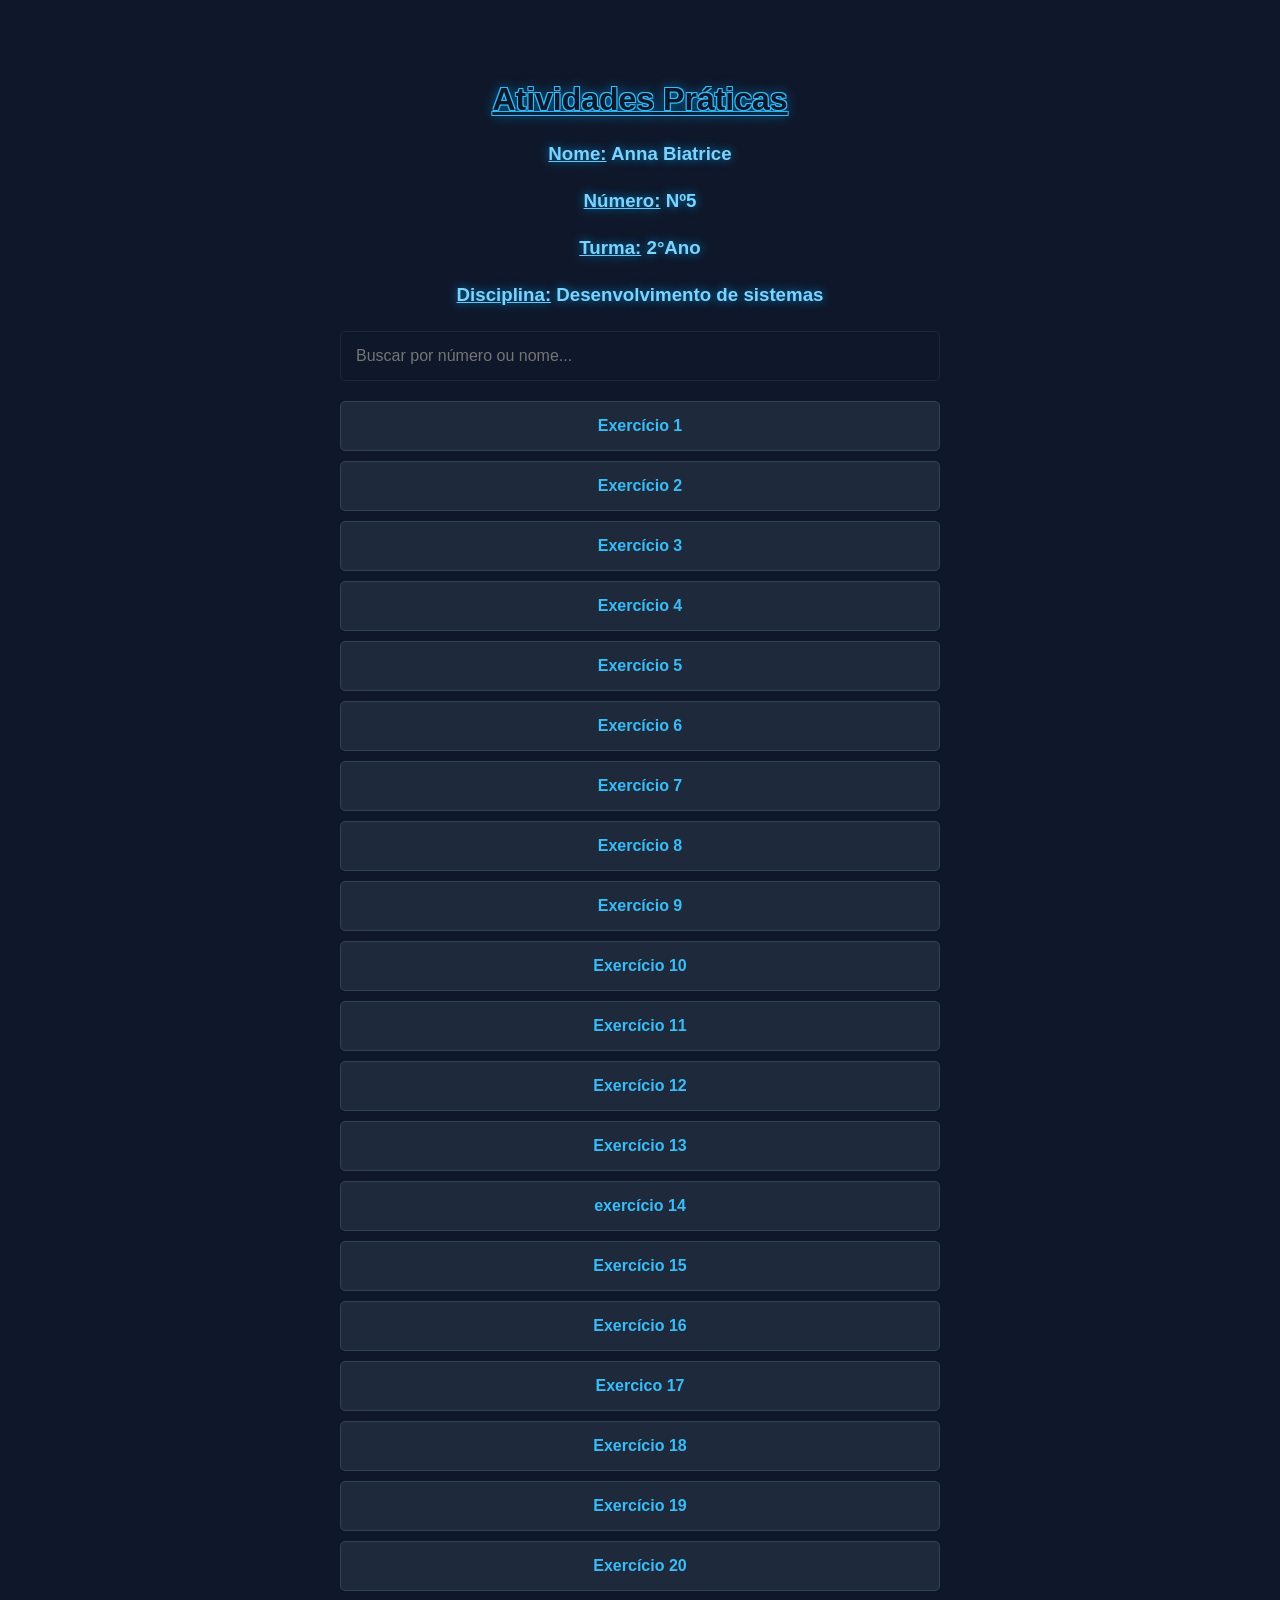
<file: index.html>
<!DOCTYPE html>
<html lang="pt-br">
<head>
    <meta charset="UTF-8">
    <meta name="viewport" content="width=device-width, initial-scale=1.0">
    <title>Menu Exercícios</title>
    <link rel="stylesheet" href="style.css">
</head>
<body>
    <h1>Atividades Práticas</h1>

    <h3><span>Nome:</span> Anna Biatrice </h3><span></span>
      <h3><span>Número:</span> Nº5 </h3><span></span>
    <h3><span>Turma:</span> 2°Ano</h3><span></span>
    <h3><span>Disciplina:</span> Desenvolvimento de sistemas</h3><span></span>
    
    <div class="pesquisa-container">
        <input 
            type="text" 
            id="pesquisaInput" 
            placeholder="Buscar por número ou nome..." 
            oninput="filtrarExercicios()">
    </div>
    
    <ul id="exerciciosList">

        <li><a href="exercicio1">Exercício 1</a></li>
        <li><a href="exercicio2">Exercício 2</a></li>
        <li><a href="exercicio3">Exercício 3</a></li>
        <li><a href="exercicio4">Exercício 4</a></li>
        <li><a href="exercicio5">Exercício 5</a></li>
        <li><a href="exercicio6">Exercício 6</a></li>
        <li><a href="exercicio7">Exercício 7</a></li>
        <li><a href="exercicio8">Exercício 8</a></li>
        <li><a href="exercicio9">Exercício 9</a></li>
        <li><a href="exerccicio10">Exercício 10</a></li>
        <li><a href="exercicio11">Exercício 11</a></li>
        <li><a href="exercicio12">Exercício 12</a></li>
        <li><a href="exercicio13">Exercício 13</a></li>
        <li><a href="exercicio14">exercício 14</a></li>
        <li><a href="exercicio15">Exercício 15</a></li>
        <li><a href="exercicio16">Exercício 16</a></li>
        <li><a href="exercico17">Exercico 17</a></li>
        <li><a href="exercico18">Exercício 18</a></li>
        <li><a href="exercicio19">Exercício 19</a></li>
        <li><a href="exercicio20">Exercício 20</a></li>

    </ul>
    
    <script src="script.js"></script>

</body>
</html>
</file>
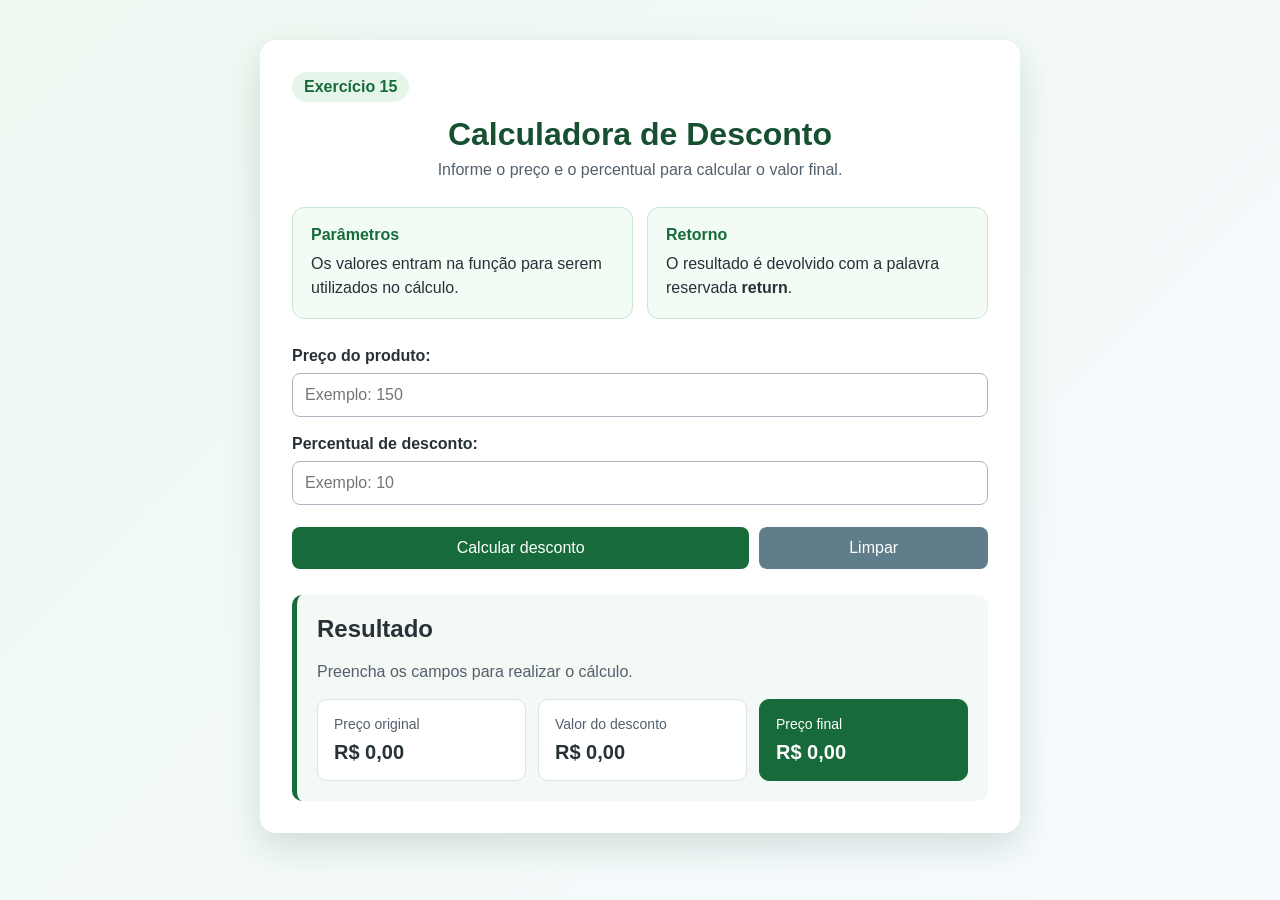
<file: exercicio15/index.html>
<!DOCTYPE html>
<html lang="pt-BR">
<head>
    <meta charset="UTF-8">
    <meta name="viewport" content="width=device-width, initial-scale=1.0">
    <title>Exercício 15 — Calculadora de Desconto</title>
    <link rel="stylesheet" href="style.css">
</head>
<body>
    <main class="container">
        <span class="etiqueta">Exercício 15</span>
        <h1>Calculadora de Desconto</h1>
        <p class="introducao">
            Informe o preço e o percentual para calcular o valor final.
        </p>

        <section class="explicacao-funcao">
            <article>
                <span>Parâmetros</span>
                <p>Os valores entram na função para serem utilizados no cálculo.</p>
            </article>

            <article>
                <span>Retorno</span>
                <p>O resultado é devolvido com a palavra reservada <strong>return</strong>.</p>
            </article>
        </section>

        <label for="preco">Preço do produto:</label>
        <input
            type="number"
            id="preco"
            min="0"
            step="0.01"
            placeholder="Exemplo: 150"
        >

        <label for="percentual">Percentual de desconto:</label>
        <input
            type="number"
            id="percentual"
            min="0"
            max="100"
            step="1"
            placeholder="Exemplo: 10"
        >

        <div class="botoes">
            <button onclick="mostrarCalculo()">Calcular desconto</button>
            <button class="secundario" onclick="limpar()">Limpar</button>
        </div>

        <section class="resultado" aria-live="polite">
            <h2>Resultado</h2>
            <p id="mensagem">Preencha os campos para realizar o cálculo.</p>

            <div class="valores">
                <article>
                    <span>Preço original</span>
                    <strong id="precoOriginal">R$ 0,00</strong>
                </article>

                <article>
                    <span>Valor do desconto</span>
                    <strong id="valorDesconto">R$ 0,00</strong>
                </article>

                <article class="destaque">
                    <span>Preço final</span>
                    <strong id="precoFinal">R$ 0,00</strong>
                </article>
            </div>
        </section>
    </main>

    <script src="script.js"></script>
</body>
</html>
</file>
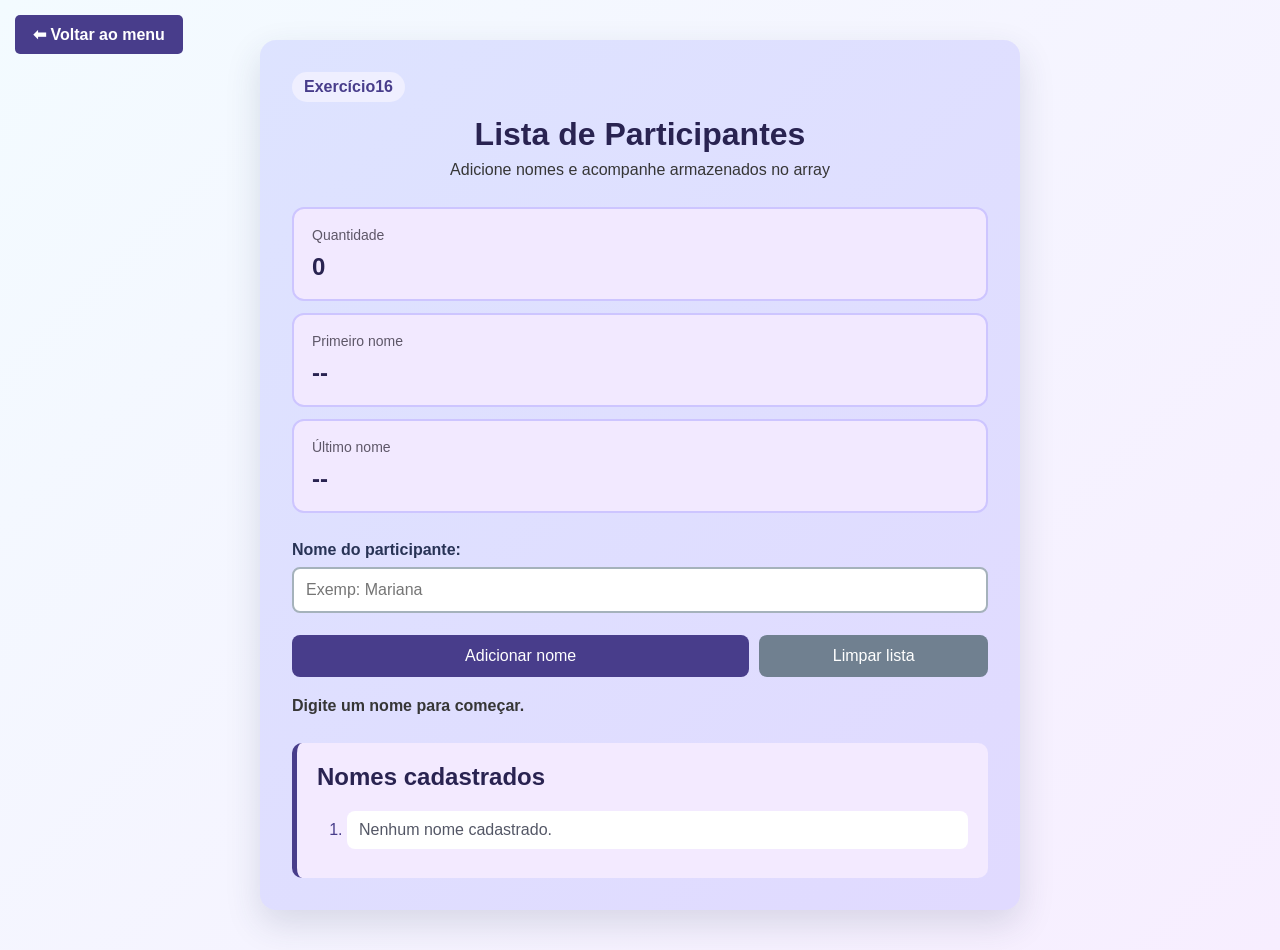
<file: exercicio16/index.html>
<!DOCTYPE html>
<html lang="en">
<head>
    <meta charset="UTF-8">
    <meta name="viewport" content="width=device-width, initial-scale=1.0">
    <title>Exercício16</title>
    <link rel="stylesheet" href="style.css">
</head>
<body>

    <a href="../" class="btn-voltar">⬅ Voltar ao menu</a>
    
    <main class="container">
        <span class="etiqueta">Exercício16</span>
        <h1>Lista de Participantes</h1>
        <p class="introdução">Adicione nomes e acompanhe armazenados no array</p>
    
        <section class="painel-array">
            <article>
                <span>Quantidade</span>
                <strong id="quantidade">0</strong>
            </article>

            <article>
                <span>Primeiro nome</span>
                <strong id="primeiroNome">--</strong>
            </article>

            <article>
                <span>Último nome</span>
                <strong id="ultimoNome">--</strong>
            </article>
        </section>

        <label for="nome">Nome do participante:</label>
        <input 
            type="text"
            id="nome"
            placeholder="Exemp: Mariana"
            autocomplete="off"
        >

        <div class="botões">
            <button onclick="adicionarNome()">Adicionar nome</button>
            <button class="secundario" onclick="limparLista()">Limpar lista</button>
        </div>

        <p id="mensagem" class="mensagem" aria-live="polite">
            Digite um nome para começar.
        </p>

        <section class="lista-container">
            <h2>Nomes cadastrados</h2>
            <ol id="listaNomes">
                <li class="vazio">Nenhum nome cadastrado.</li>
            </ol>
        </section>
    </main>

    <script src="script.js"></script>
</body>
</html>
</file>
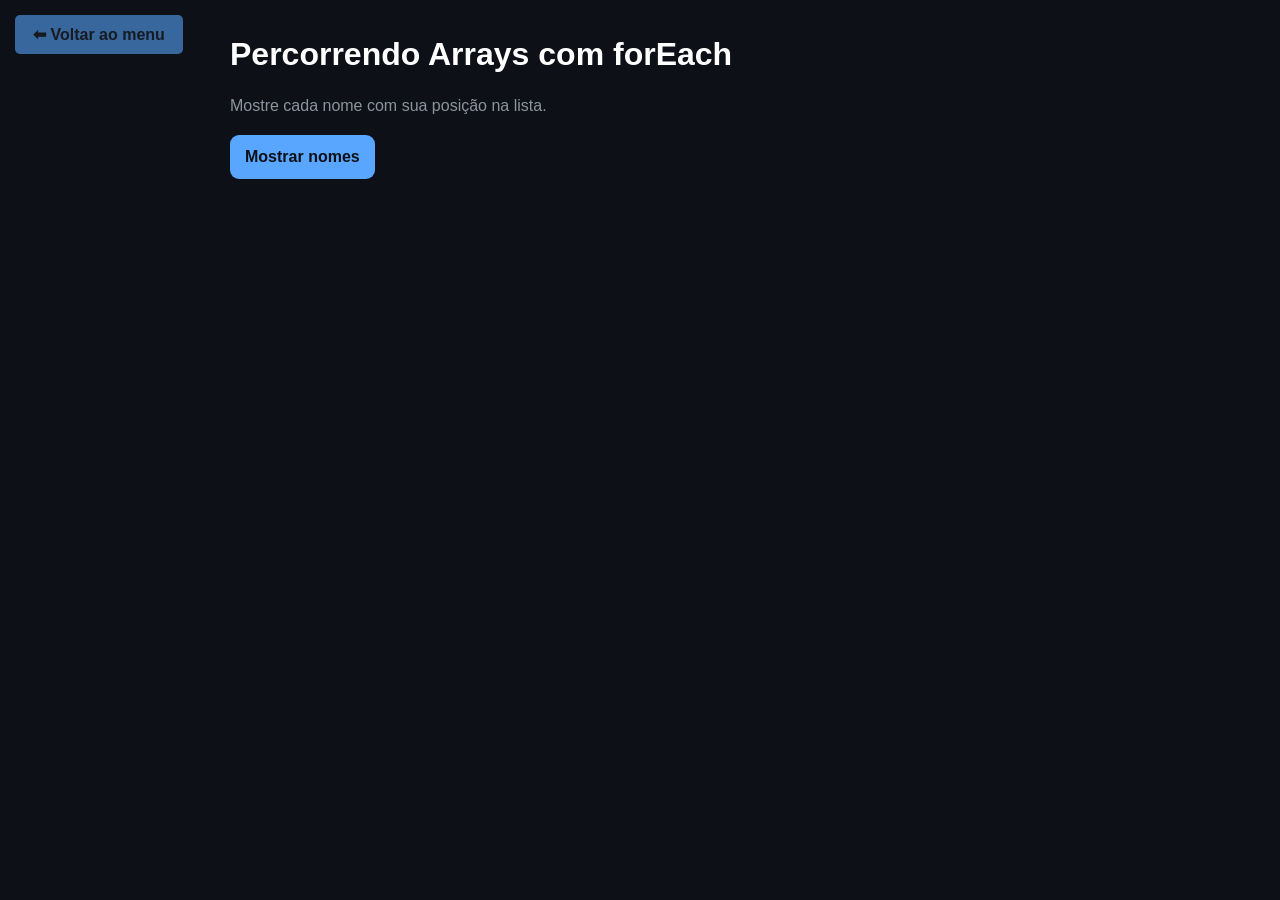
<file: exercicio17/index.html>
<!DOCTYPE html>
<html lang="pt-BR">
<head>
    <meta charset="UTF-8">
    <meta name="viewport" content="width=device-width, initial-scale=1.0">
    <title>Exercício 17 - Percorrendo Arrays com forEach</title>
    <link rel="stylesheet" href="style.css">
    <script src="script.js" defer></script>
</head>
<body>

    <a href="../" class="btn-voltar">⬅ Voltar ao menu</a>
    
    <main class="container">
        <h1>Percorrendo Arrays com forEach</h1>
        
        <p>Mostre cada nome com sua posição na lista.</p>
        
        <button id="mostrar" type="button">Mostrar nomes</button>
        
        <ul id="lista"></ul>
    
    </main>
</body>
</html>
</file>
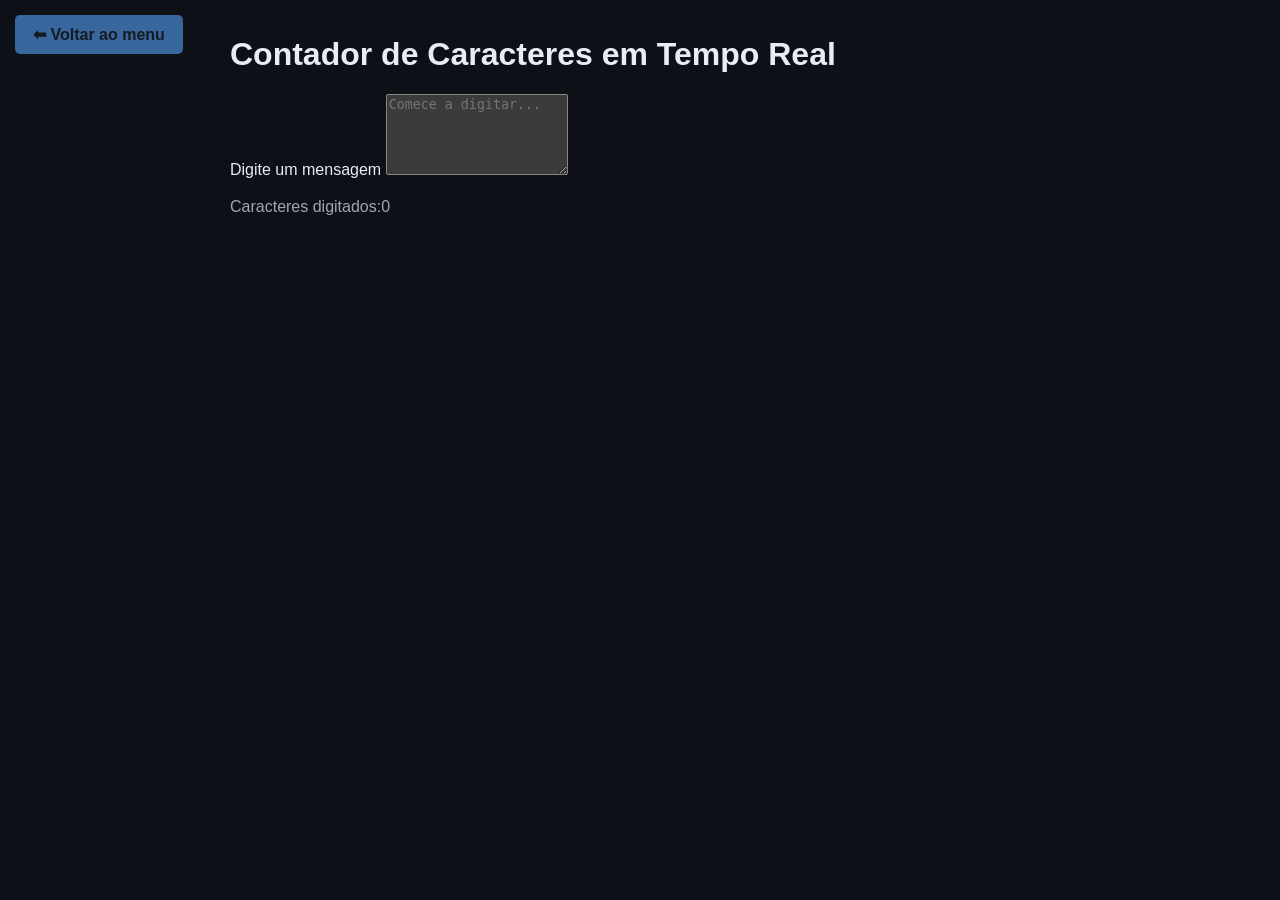
<file: exercicio18/index.html>
<!doctype html>
<html lang="pt-BR">
<head>
  <meta charset="utf-8">
  <meta name="viewport" content="width=device-width, initial-scale=1">
  <link rel="stylesheet" href="style.css">
  <title>Exercício18</title>
  <script src="script.js" defer></script>
</head>
<body>
  <a href="../" class="btn-voltar">⬅ Voltar ao menu</a>
  <main class="container">
    <h1>Contador de Caracteres em Tempo Real</h1>
    <labe for="texto">Digite um mensagem</label>
    <textarea id="texto" rows="5" placeholder="Comece a digitar..."></textarea>
    <p id="contador" class="resultado">Caracteres digitados:0</p>
  </main>
</body>
</html>
</file>
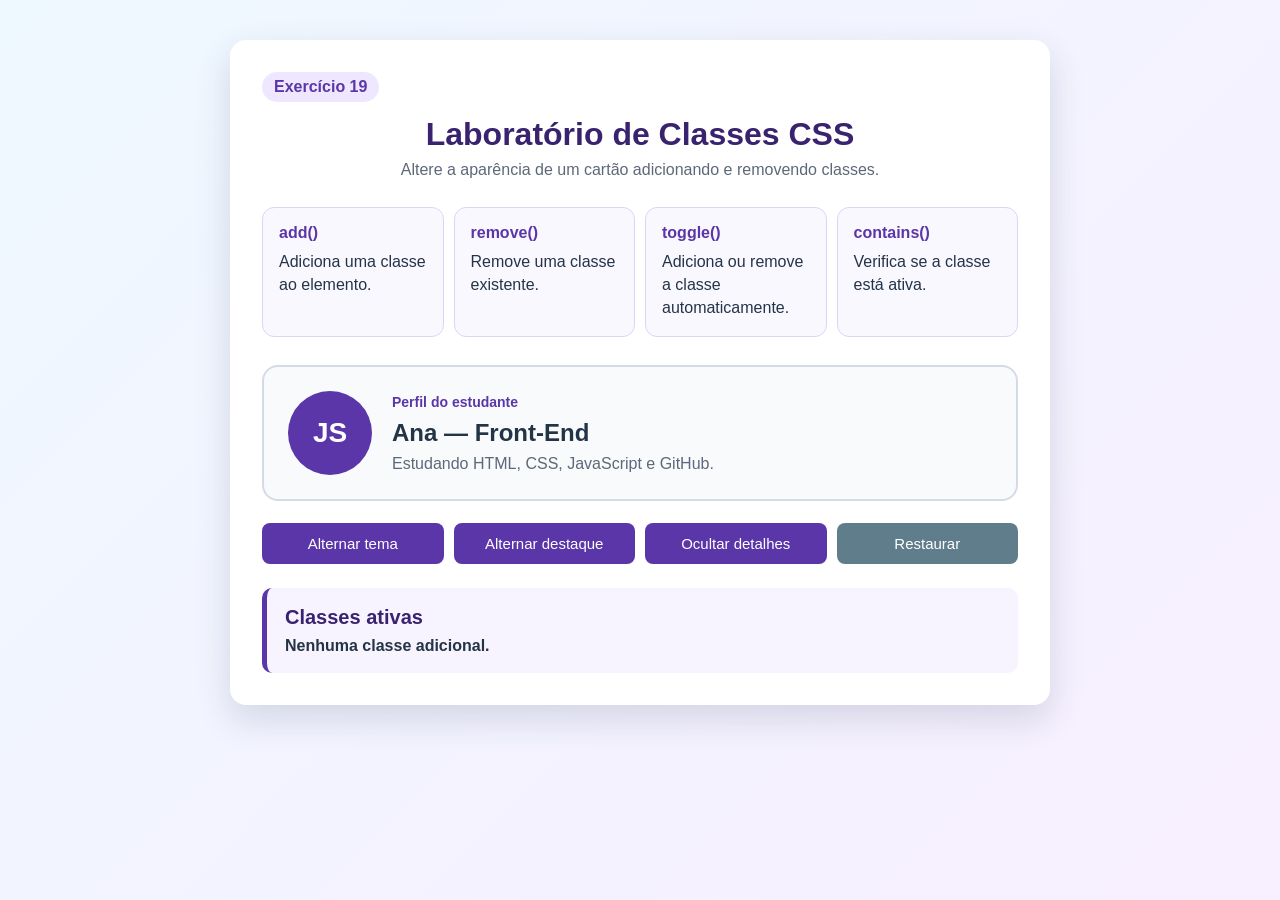
<file: exercicio19/index.html>
<!DOCTYPE html>
<html lang="pt-BR">
<head>
    <meta charset="UTF-8">
    <meta name="viewport" content="width=device-width, initial-scale=1.0">
    <title>Exercício 19 — Manipulando Classes com classList</title>
    <link rel="stylesheet" href="style.css">
</head>
<body>
    <main class="container">
        <span class="etiqueta">Exercício 19</span>
        <h1>Laboratório de Classes CSS</h1>
        <p class="introducao">
            Altere a aparência de um cartão adicionando e removendo classes.
        </p>
 
        <section class="conceitos">
            <article>
                <span>add()</span>
                <p>Adiciona uma classe ao elemento.</p>
            </article>
 
            <article>
                <span>remove()</span>
                <p>Remove uma classe existente.</p>
            </article>
 
            <article>
                <span>toggle()</span>
                <p>Adiciona ou remove a classe automaticamente.</p>
            </article>
 
            <article>
                <span>contains()</span>
                <p>Verifica se a classe está ativa.</p>
            </article>
        </section>
 
        <section id="cartaoPerfil" class="cartao-perfil">
            <div class="avatar">JS</div>
 
            <div class="conteudo-cartao">
                <span class="categoria">Perfil do estudante</span>
                <h2>Ana — Front-End</h2>
                <p id="detalhes" class="detalhes">
                    Estudando HTML, CSS, JavaScript e GitHub.
                </p>
            </div>
        </section>
 
        <div class="botoes">
            <button id="btnTema">Alternar tema</button>
            <button id="btnDestaque">Alternar destaque</button>
            <button id="btnDetalhes">Ocultar detalhes</button>
            <button id="btnRestaurar" class="secundario">Restaurar</button>
        </div>
 
        <section class="status" aria-live="polite">
            <h2>Classes ativas</h2>
            <p id="classesAtivas">Nenhuma classe adicional.</p>
        </section>
    </main>
 
    <script src="script.js"></script>
</body>
</html>
</file>
<file: style.css>
body {
  font-family: Arial, sans-serif;
  max-width: 600px;
  margin: 40px auto;
  padding: 20px;
  background: #0f172a;
  color: #f8fafc;
}

h1 {
  text-decoration: underline;
  text-shadow: 
    -1px -1px 0 #38bdf8,  
     1px -1px 0 #38bdf8,
    -1px  1px 0 #38bdf8,  
     1px  1px 0 #38bdf8,
     0    0   12px #0284c7; 
  color: #0f172a;
  text-align: center;
  margin-bottom: 25px;
}

h3 {
  text-shadow: 0 0 10px #0284c7;
  color: #7dd3fc;
  text-align: center;
  margin-bottom: 25px;
}

span {
  text-decoration: underline;
}

.pesquisa-container {
  margin-bottom: 20px;
}

#pesquisaInput {
  width: 100%;
  padding: 15px;
  font-size: 16px;
  border: 1px solid #1e293b;
  background: #0f172a;
  color: #94a3b8;
  border-radius: 5px;
  box-sizing: border-box;
  outline: none;
}

#pesquisaInput:focus {
  border-color: #38bdf8;
  box-shadow: 0 0 8px #0284c7;
}

ul {
  list-style: none;
  padding: 0;
  margin: 0;
}

li {
  margin: 10px 0;
}

a {
  display: block;
  padding: 15px;
  background: #1e293b;
  color: #38bdf8;
  text-decoration: none;
  border-radius: 5px;
  font-weight: bold;
  text-align: center;
  border: 1px solid #334155;
  transition: box-shadow 0.2s ease, border-color 0.2s ease, color 0.2s ease;
}

a:hover {
  box-shadow: 0 0 10px #0284c7;
  border-color: #38bdf8;
  color: #7dd3fc;
}
</file>
<file: exercicio15/style.css>
* {
    box-sizing: border-box;
}

body {
    min-height: 100vh;
    margin: 0;
    padding: 40px 16px;
    font-family: Arial, sans-serif;
    color: #263238;
    background: linear-gradient(135deg, #eef8f1, #f7fbff);
}

.container {
    width: 100%;
    max-width: 760px;
    margin: auto;
    padding: 32px;
    background-color: white;
    border-radius: 16px;
    box-shadow: 0 14px 35px rgba(32, 72, 52, 0.16);
}

.etiqueta {
    display: inline-block;
    padding: 6px 12px;
    color: #176b3a;
    background-color: #e5f5ea;
    border-radius: 999px;
    font-weight: bold;
}

h1 {
    margin: 14px 0 8px;
    color: #174f31;
    text-align: center;
}

.introducao {
    margin: 0;
    color: #52606d;
    text-align: center;
}

.explicacao-funcao {
    display: grid;
    grid-template-columns: repeat(2, 1fr);
    gap: 14px;
    margin: 28px 0;
}

.explicacao-funcao article {
    padding: 18px;
    border: 1px solid #cae5d3;
    border-radius: 12px;
    background-color: #f3fbf5;
}

.explicacao-funcao span {
    color: #176b3a;
    font-weight: bold;
}

.explicacao-funcao p {
    margin: 8px 0 0;
    line-height: 1.5;
}

label {
    display: block;
    margin-top: 18px;
    font-weight: bold;
}

input {
    width: 100%;
    margin-top: 8px;
    padding: 12px;
    border: 1px solid #aeb8c2;
    border-radius: 8px;
    font-size: 16px;
}

input:focus {
    border-color: #176b3a;
    outline: 3px solid rgba(23, 107, 58, 0.15);
}

.botoes {
    display: grid;
    grid-template-columns: 2fr 1fr;
    gap: 10px;
    margin-top: 22px;
}

button {
    padding: 12px 14px;
    border: none;
    border-radius: 8px;
    color: white;
    background-color: #176b3a;
    font-size: 16px;
    cursor: pointer;
}

button:hover {
    background-color: #10522c;
}

button.secundario {
    background-color: #607d8b;
}

button.secundario:hover {
    background-color: #455a64;
}

.resultado {
    margin-top: 26px;
    padding: 20px;
    border-left: 5px solid #176b3a;
    border-radius: 10px;
    background-color: #f4f9f5;
}

.resultado h2 {
    margin-top: 0;
}

#mensagem {
    color: #52606d;
}

.valores {
    display: grid;
    grid-template-columns: repeat(3, 1fr);
    gap: 12px;
    margin-top: 18px;
}

.valores article {
    padding: 16px;
    border: 1px solid #d8e4dc;
    border-radius: 10px;
    background-color: white;
}

.valores span {
    display: block;
    margin-bottom: 9px;
    color: #52606d;
    font-size: 14px;
}

.valores strong {
    color: #263238;
    font-size: 20px;
}

.valores .destaque {
    color: white;
    background-color: #176b3a;
    border-color: #176b3a;
}

.valores .destaque span,
.valores .destaque strong {
    color: white;
}

@media (max-width: 680px) {
    body {
        padding: 20px 12px;
    }

    .container {
        padding: 22px;
    }

    .explicacao-funcao,
    .valores,
    .botoes {
        grid-template-columns: 1fr;
    }
}
</file>
<file: exercicio16/style.css>
* {
    box-sizing: border-box;
}

body {
    min-height: 100vh;
    margin: 0;
    padding: 40px 16px;
    font-family: Arial, Helvetica, sans-serif;
    color: rgb(40, 51, 86);
    background: linear-gradient(135deg, rgb(243, 251, 255), rgb(247, 238, 255));
}

.container {
    width: 100%;
    max-width: 760px;
    margin: auto;
    padding: 32px;
    background-color: rgba(0, 0, 255, 0.089);
    border-radius: 16px;
    box-shadow: 0 14px 35px rgba(47, 60, 90, 0.152);
}

.etiqueta {
    display: inline-block;
    padding: 6px 12px;
    color: darkslateblue;
    background-color: rgb(239, 239, 255);
    border-radius: 999px;
    font-weight: bold;
}

h1 {
    margin: 14px 0 8px;
    color: rgb(41, 35, 81);
    text-align: center;
}

.introdução {
    margin: 0;
    color: rgb(54, 54, 54);
    text-align: center;
}

.painel-array {
    display: grid;
    grid-template-columns: repeat();
    gap: 12px;
    margin: 28px 0;
}

.painel-array article {
    padding: 18px;
    border: 2px solid rgb(205, 197, 255);
    border-radius: 12px;
    background-color: rgb(242, 233, 255);
}

.painel-array span {
    display: block;
    margin-bottom: 10px;
    color: rgb(94, 87, 104);
    font-size: 14px;
}

.painel-array strong {
    color: rgb(41, 35, 81);
    font-size: 24px;
}

label {
    display: block;
    margin-top: 18px;
    font-weight: bold;
}

input {
    width: 100%;
    margin-top: 8px;
    padding: 12px;
    border: 2px solid rgb(165, 178, 187);
    border-radius: 8px;
    font-size: 16px;
}

input:focus {
    border-color: darkslateblue;
    outline: 3px solid rgba(37, 31, 71, 0.162);
}

.botões {
    display: grid;
    grid-template-columns: 2fr 1fr;
    gap: 10px;
    margin-top: 22px;
}

button {
    padding: 12px 14px;
    border: none;
    border-radius: 8px;
    color: white;
    background-color: darkslateblue;
    font-size: 16px;
    cursor: pointer;
}

button:hover {
    background-color: rgb(48, 41, 94);
}

button.secundario{
    background-color: slategray;
}

button.secundario:hover {
    background-color: rgb(72, 81, 98);
}

.mensagem {
    min-height: 24px;
    margin: 20px 0 0;
    color: rgb(54, 54, 54);
    font-weight: bold;
}

.lista-container {
    margin-top: 22px;
    padding: 20px;
    border-left: 5px solid darkslateblue;
    border-radius: 10px;
    background-color: rgb(243, 234, 255);
}

.lista-container h2 {
    margin-top: 0;
    color: rgb(41, 35, 81);
}

ol {
    margin: 0;
    padding-left: 30px;
}

li {
    margin: 9px 0;
    padding: 10px 12px;
    border-radius: 8px;
    background-color: white;
}

li::marker {
    color: darkslateblue;
}

li.vazio {
    color: rgb(84, 87, 102);
}

@media (max-width: 680px) {
    body {
        padding: 20px 12px;
    }

    .container {
        padding: 22px;
    }

    .painel-array,
    .botões {
        grid-template-columns: 1fr;
    }
}

.btn-voltar {
    position: fixed;
    top: 15px;
    left: 15px;
    z-index: 9999;
    padding: 10px 18px;
    background-color: darkslateblue;
    color: white;
    text-decoration: none;
    font-weight: bold;
    border-radius: 5px;
}

.btn-voltar:hover {
    background-color: rgb(48, 41, 94);
}
</file>
<file: exercicio17/style.css>
:root {
    color-scheme: dark;
    --fundo: #0d1117;
    --painel: #161b22;
    --borda: #30363d;
    --texto: #e6edf3;
    --suave: #8b949e;
    --destaque: #58a6ff;
    --sucesso: #3fb950;
    --perigo: #f85149;
}

* { box-sizing: border-box; }

body {
    margin: 0;
    min-height: 100vh;
    font-family: Arial, Helvetica, sans-serif;
    background: var(--fundo);
}

main {
    width: min(820px, 92%);
    margin: 0 auto;
    padding: 36px 0;
}

section {
    background: var(--painel);
    border: 1px solid var(--borda);
    border-radius: 14px;
    padding: 22px;
}

h1 {
    margin-top: 0;
}

p {
    color: var(--suave);
    line-height: 1.55;
}

input, button, select {
    min-height: 44px;
    border-radius: 9px;
    font: inherit;
}

input, select {
    width: 100%;
    padding: 9px 11px;
    margin: 6px 0 12px;
    color: var(--texto);
    background: #0d1117;
}

button {
    padding: 9px 15px;
    border: 0;
    background: var(--destaque);
    color: #0d1117;
    font-weight: 800;
    cursor: pointer;
}

button.secundario {
    background: #30363d;
    color: var(--texto);
}

button.perigo {
    background: var(--perigo);
    color: white;
}

ul {
    padding-left: 22px;
}

li {
    margin: 8px 0;
}

.linha {
    display: flex;
    gap: 9px;
    align-items: center;
    flex-wrap: wrap;
}

.cartao {
    padding: 14px;
    border: 1px solid var(--borda);
    border-radius: 10px;
    margin: 10px 0;
}

.mensagem {
    min-height: 24px;
    color: var(--suave);
}

.destaque {
    border-color: var(--destaque);
    box-shadow: 0 0 2px rgba(88, 166, 255, .2);
}

@media (max-width: 620px) {
    main {
        padding-top: 20px;
    }

    .linha > * {
        width: 100%;
    }
}

.btn-voltar {
    position: fixed;
    top: 15px;
    left: 15px;
    z-index: 9999;
    padding: 10px 18px;
    background-color: #58a6ff94;
    color: #161b22;
    text-decoration: none;
    font-weight: bold;
    border-radius: 5px;
}

.btn-voltar:hover {
    background-color: #58a6ff;
}
</file>
<file: exercicio18/style.css>
:root {
    color-scheme: dark;
    --fundo: #0d1117;
    --painel: #161b22;
    --borda: #30363d;
    --texto: #e6edf3;
    --suave: #9da7b3;
    --destaque: #58a6ff;
    --sucesso: #3fb950;
    --perigo: #f85149;
}

* { box-sizing: border-box; }

body {
    margin: 0;
    min-height: 100vh;
    font-family: Arial, Helvetica, sans-serif;
    background: var(--fundo);
    color: var(--texto);
}

main {
    width: min(820px, 92%);
    margin: 0 auto;
    padding: 36px 0;
}

section {
    background: var(--painel);
    border: 1px solid var(--borda);
    border-radius: 14px;
    padding: 22px;
    margin-bottom: 18px;
}

h1 {
    margin-top: 0;
}

p {
    color: var(--suave);
    line-height: 1.55;
}

input, button, select {
    min-height: 44px;
    border-radius: 9px;
    font: inherit;
}

input, select {
    width: 100%;
    padding: 9px 11px;
    margin: 6px 0 12px;
    color: var(--texto);
    background: #0d1117;
    border: 1px solid var(--borda);
}

button {
    padding: 9px 15px;
    border: 0;
    background: var(--destaque);
    color: #07111f;
    font-weight: 800;
    cursor: pointer;
}

button.secundario {
    background: #30363d;
    color: var(--texto);
}

button.perigo {
    background: var(--perigo);
    color: white;
}

ul {
    padding-left: 22px;
}

li {
    margin: 8px 0;
}

.linha {
    display: flex;
    gap: 9px;
    align-items: center;
    flex-wrap: wrap;
}

.cartao {
    padding: 14px;
    border: 1px solid var(--borda);
    border-radius: 10px;
    margin: 10px 0;
}

.mensagem {
    min-height: 24px;
    color: var(--suave);
}

.destaque {
    border-color: var(--destaque);
    box-shadow: 0 0 0 2px rgba(88, 166, 255, .2);
}

@media (max-width: 620px) {
    main {
        padding-top: 20px;
    }

    .linha > * {
        width: 100%;
    }
}

.btn-voltar {
    position: fixed;
    top: 15px;
    left: 15px;
    z-index: 9999;
    padding: 10px 18px;
    background-color: #58a6ff94;
    color: #161b22;
    text-decoration: none;
    font-weight: bold;
    border-radius: 5px;
}

.btn-voltar:hover {
    background-color: #58a6ff;
}
</file>
<file: exercicio19/style.css>
* {
    box-sizing: border-box;
}
 
body {
    min-height: 100vh;
    margin: 0;
    padding: 40px 16px;
    font-family: Arial, sans-serif;
    color: #243447;
    background: linear-gradient(135deg, #eef8ff, #f8efff);
}
 
.container {
    width: 100%;
    max-width: 820px;
    margin: auto;
    padding: 32px;
    background-color: white;
    border-radius: 16px;
    box-shadow: 0 14px 35px rgba(42, 55, 90, 0.16);
}
 
.etiqueta {
    display: inline-block;
    padding: 6px 12px;
    color: #5b36a8;
    background-color: #eee7ff;
    border-radius: 999px;
    font-weight: bold;
}
 
h1 {
    margin: 14px 0 8px;
    color: #39236f;
    text-align: center;
}
 
.introducao {
    margin: 0;
    color: #5d6878;
    text-align: center;
}
 
.conceitos {
    display: grid;
    grid-template-columns: repeat(4, 1fr);
    gap: 10px;
    margin: 28px 0;
}
 
.conceitos article {
    padding: 16px;
    border: 1px solid #ded4f5;
    border-radius: 12px;
    background-color: #faf8ff;
}
 
.conceitos span {
    color: #5b36a8;
    font-weight: bold;
}
 
.conceitos p {
    margin: 8px 0 0;
    line-height: 1.45;
}
 
.cartao-perfil {
    display: flex;
    align-items: center;
    gap: 20px;
    padding: 24px;
    border: 2px solid #d5dbe6;
    border-radius: 16px;
    background-color: #f8fafc;
    transition: 0.25s;
}
 
.avatar {
    display: grid;
    flex: 0 0 84px;
    height: 84px;
    place-items: center;
    border-radius: 50%;
    color: white;
    background-color: #5b36a8;
    font-size: 28px;
    font-weight: bold;
}
 
.conteudo-cartao h2 {
    margin: 8px 0;
}
 
.categoria {
    color: #5b36a8;
    font-size: 14px;
    font-weight: bold;
}
 
.detalhes {
    margin: 0;
    color: #5d6878;
}
 
.cartao-perfil.tema-escuro {
    color: white;
    background-color: #172033;
    border-color: #30415f;
}
 
.cartao-perfil.tema-escuro .detalhes {
    color: #cbd5e1;
}
 
.cartao-perfil.destaque {
    border-color: #ffb000;
    box-shadow: 0 0 0 5px rgba(255, 176, 0, 0.2);
    transform: translateY(-4px);
}
 
.detalhes.oculto {
    display: none;
}
 
.botoes {
    display: grid;
    grid-template-columns: repeat(4, 1fr);
    gap: 10px;
    margin-top: 22px;
}
 
button {
    padding: 12px 10px;
    border: none;
    border-radius: 8px;
    color: white;
    background-color: #5b36a8;
    font-size: 15px;
    cursor: pointer;
}
 
button:hover {
    background-color: #452782;
}
 
button.secundario {
    background-color: #607d8b;
}
 
button.secundario:hover {
    background-color: #455a64;
}
 
.status {
    margin-top: 24px;
    padding: 18px;
    border-left: 5px solid #5b36a8;
    border-radius: 10px;
    background-color: #f7f4ff;
}
 
.status h2 {
    margin: 0 0 8px;
    color: #39236f;
    font-size: 20px;
}
 
.status p {
    margin: 0;
    font-weight: bold;
}
 
@media (max-width: 760px) {
    .conceitos,
    .botoes {
        grid-template-columns: repeat(2, 1fr);
    }
}
 
@media (max-width: 520px) {
    body {
        padding: 20px 12px;
    }
 
    .container {
        padding: 22px;
    }
 
    .conceitos,
    .botoes {
        grid-template-columns: 1fr;
    }
 
    .cartao-perfil {
        flex-direction: column;
        text-align: center;
    }
}
</file>
